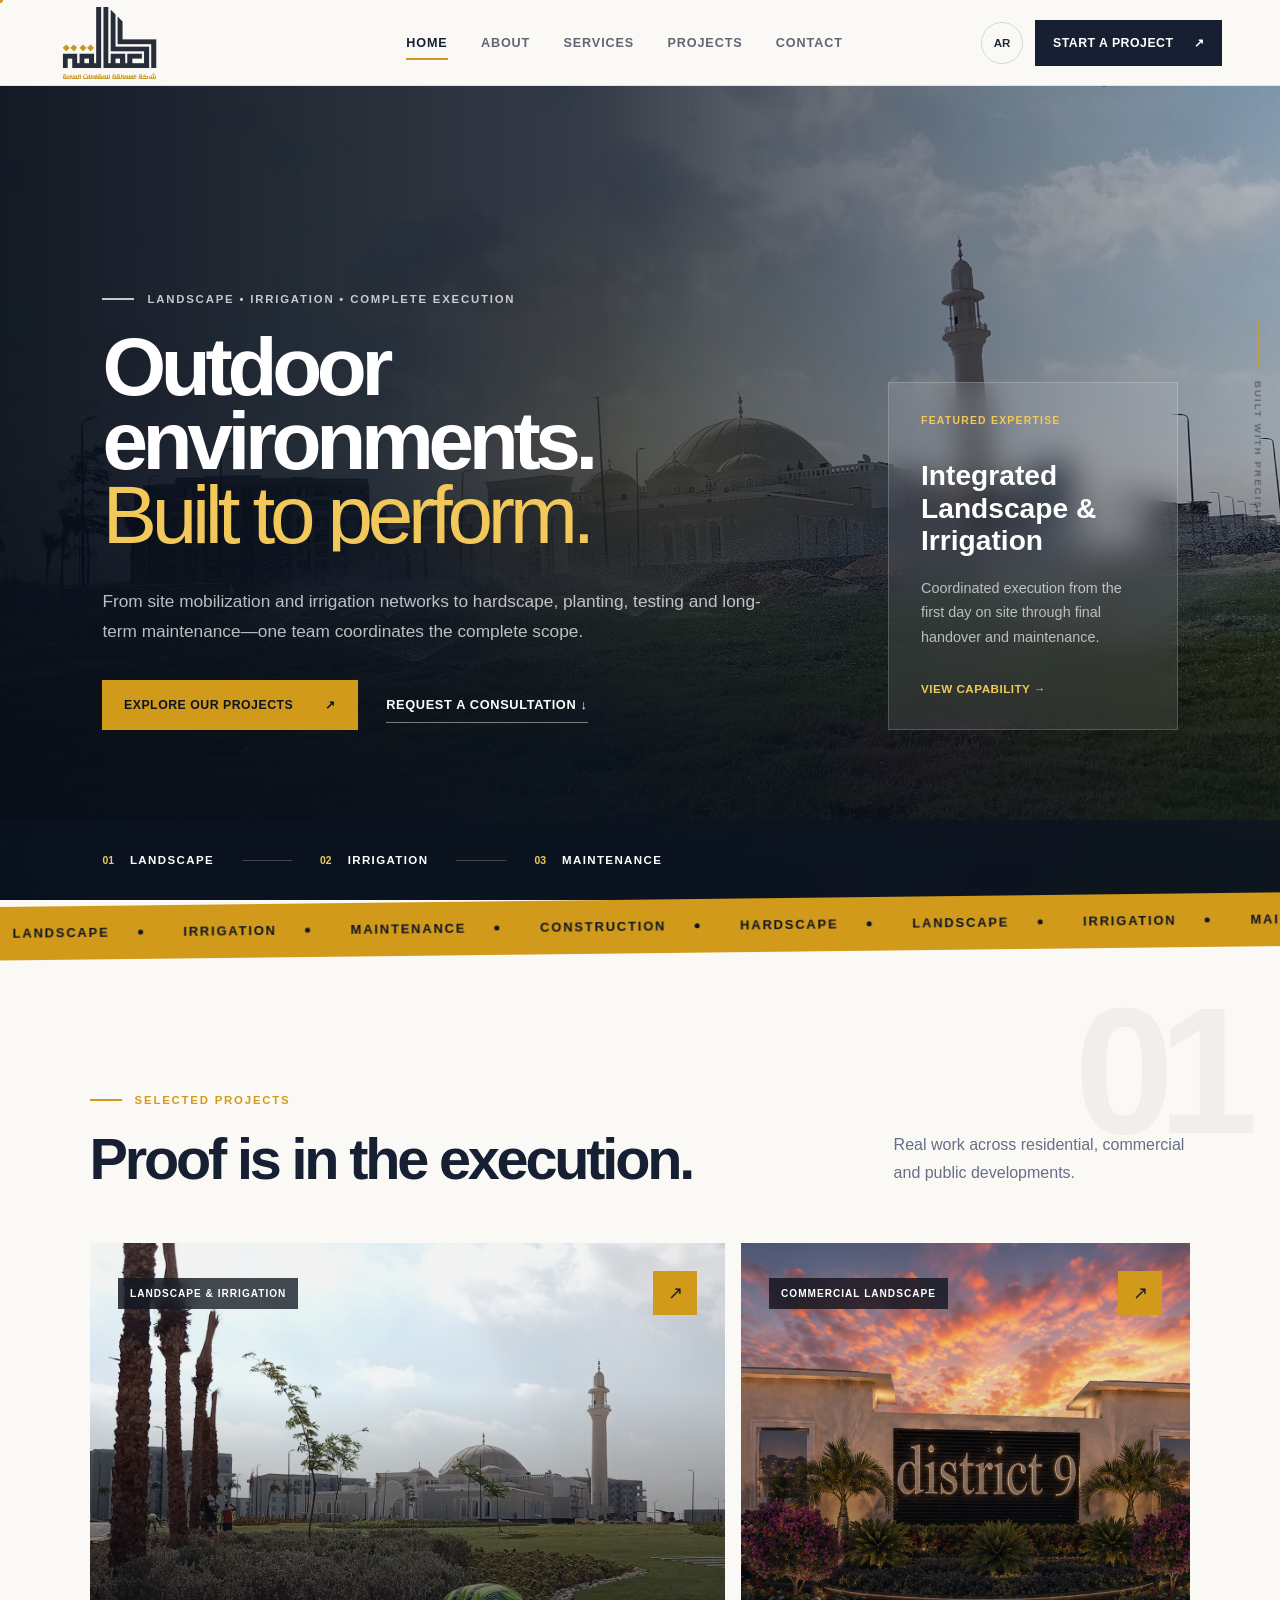
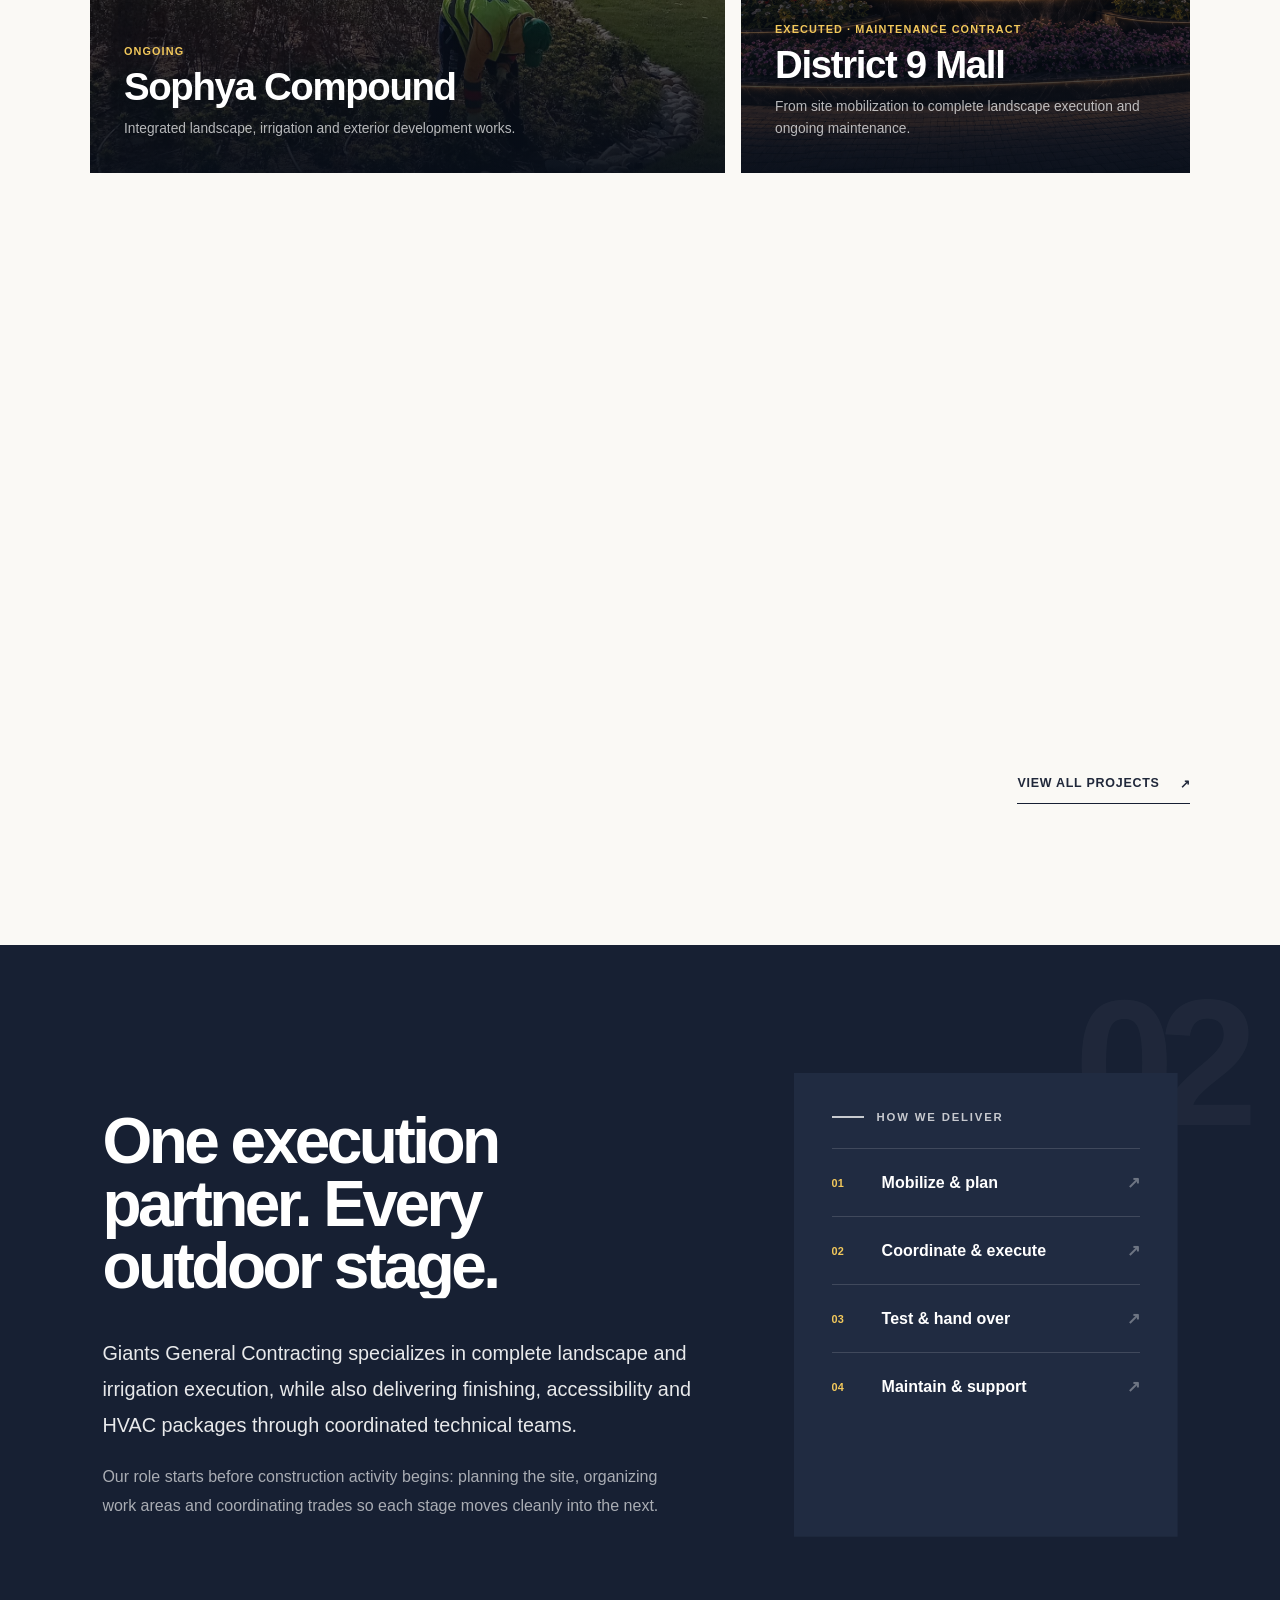
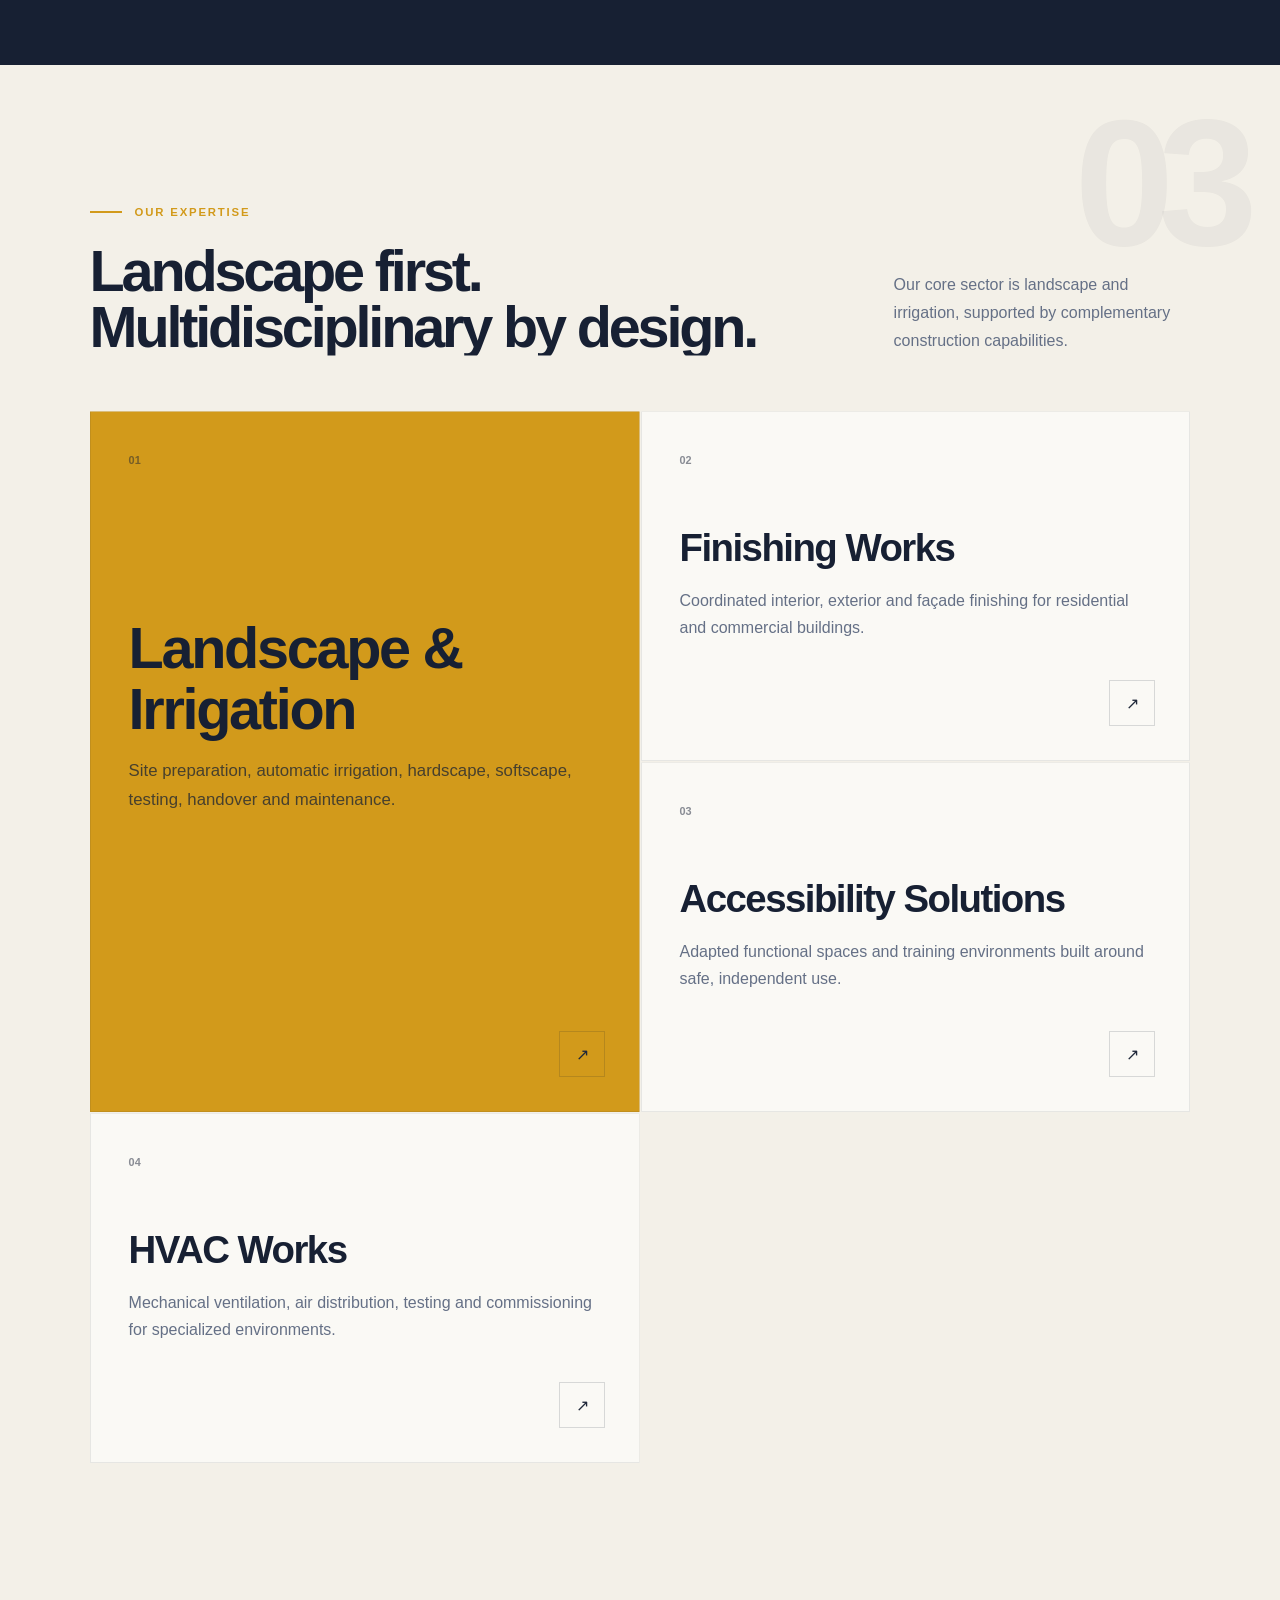
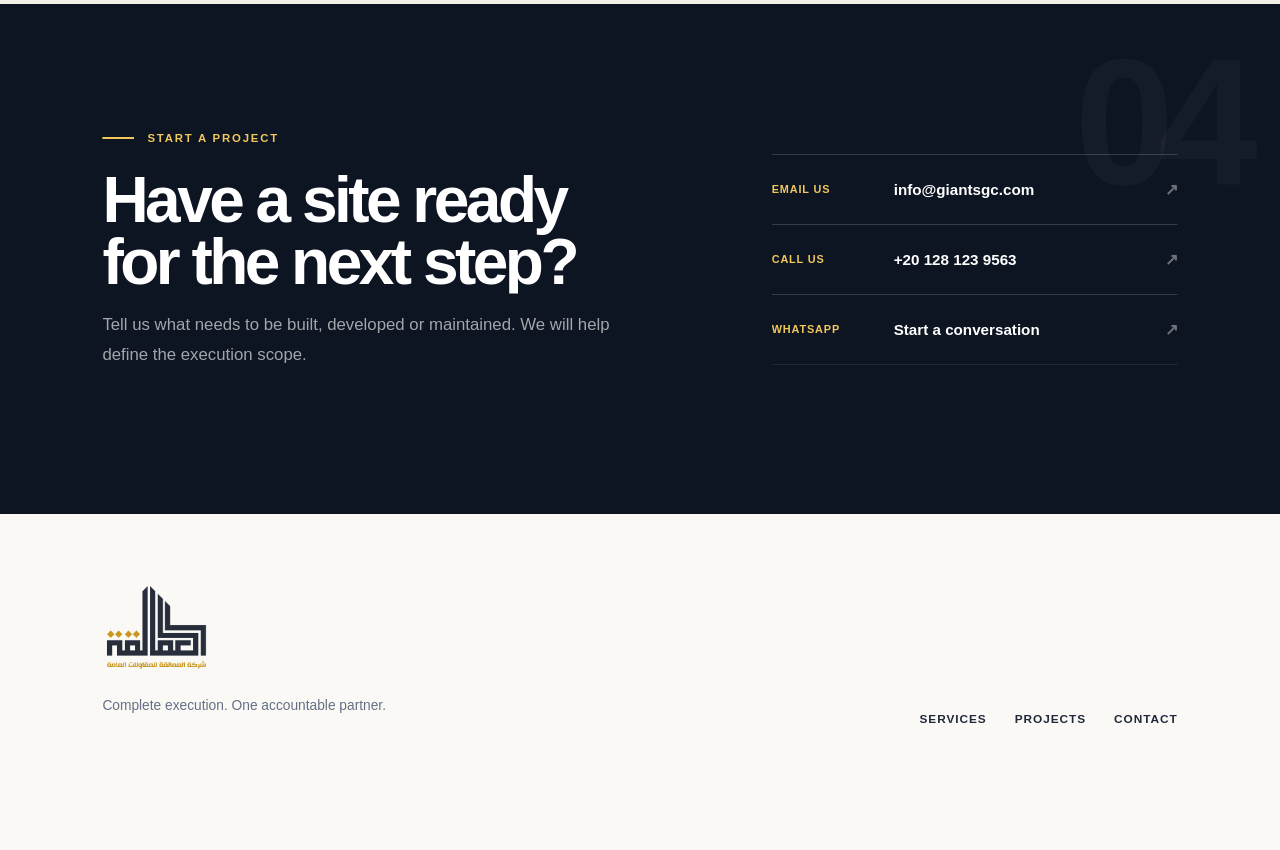
<file: index.html>
<!doctype html>
<html lang="en">
  <head>
    <meta charset="UTF-8" />
    <meta name="viewport" content="width=device-width, initial-scale=1.0" />
    <meta
      name="description"
      content="Integrated landscape, irrigation, finishing, accessibility and HVAC execution by Giants General Contracting."
    />
    <meta name="theme-color" content="#172033" />
    <link rel="icon" type="image/png" href="/assets/images/logo.png" />
    <link rel="stylesheet" href="/assets/style.css" />
    <link rel="stylesheet" href="/assets/motion.css" />
    <link rel="stylesheet" href="/assets/project-gallery.css?v=2" />
    <title>Giants General Contracting | Landscape & Irrigation</title>
  </head>
  <body>
    <div id="app"></div>
    <noscript>This website requires JavaScript to display its content.</noscript>
    <script type="module" src="/assets/app.js?v=3"></script>
    <script type="module" src="/assets/motion.js"></script>
    <script type="module" src="/assets/project-gallery.js?v=3"></script>
  </body>
</html>
</file>
<file: assets/style.css>
:root {
  --navy: #172033;
  --navy-deep: #0d1422;
  --ink: #20283a;
  --gold: #d29a1b;
  --gold-soft: #f2c85b;
  --sand: #f3f0e8;
  --paper: #faf9f5;
  --white: #ffffff;
  --line: rgba(23, 32, 51, 0.15);
}

* {
  box-sizing: border-box;
}

html {
  scroll-behavior: smooth;
}

body {
  margin: 0;
  background: var(--paper);
  color: var(--ink);
  font-family: Inter, "Segoe UI", Tahoma, Arial, sans-serif;
  overflow-x: hidden;
}

body,
button,
a {
  -webkit-font-smoothing: antialiased;
}

a {
  color: inherit;
  text-decoration: none;
}

button {
  color: inherit;
  font: inherit;
}

img {
  display: block;
  max-width: 100%;
}

::selection {
  background: var(--gold);
  color: var(--navy-deep);
}

.site-header {
  align-items: center;
  background: rgba(250, 249, 245, 0.95);
  border-bottom: 1px solid rgba(23, 32, 51, 0.1);
  display: grid;
  grid-template-columns: minmax(150px, 210px) 1fr auto;
  min-height: 86px;
  padding: 0 4.5vw;
  position: relative;
  z-index: 50;
}

.brand {
  align-items: center;
  display: flex;
  height: 72px;
  overflow: hidden;
  width: 176px;
}

.brand img {
  height: 104px;
  object-fit: contain;
  width: 104px;
}

.site-nav {
  align-items: center;
  display: flex;
  gap: clamp(22px, 2.6vw, 42px);
  justify-content: center;
}

.site-nav a {
  color: rgba(23, 32, 51, 0.68);
  font-size: 0.79rem;
  font-weight: 750;
  letter-spacing: 0.07em;
  padding: 33px 0;
  position: relative;
  text-transform: uppercase;
}

.site-nav a::after {
  background: var(--gold);
  bottom: 23px;
  content: "";
  height: 2px;
  inset-inline-start: 0;
  position: absolute;
  transform: scaleX(0);
  transform-origin: left;
  transition: transform 180ms ease;
  width: 100%;
}

[dir="rtl"] .site-nav a::after {
  transform-origin: right;
}

.site-nav a:hover,
.site-nav a.active {
  color: var(--navy);
}

.site-nav a:hover::after,
.site-nav a.active::after {
  transform: scaleX(1);
}

.header-actions {
  align-items: center;
  display: flex;
  gap: 12px;
}

.lang-button {
  background: transparent;
  border: 1px solid var(--line);
  border-radius: 50%;
  cursor: pointer;
  font-size: 0.72rem;
  font-weight: 800;
  height: 42px;
  transition: 180ms ease;
  width: 42px;
}

.lang-button:hover {
  background: var(--navy);
  border-color: var(--navy);
  color: white;
}

.header-cta {
  align-items: center;
  background: var(--navy);
  color: white;
  display: flex;
  font-size: 0.77rem;
  font-weight: 800;
  gap: 20px;
  letter-spacing: 0.04em;
  padding: 16px 18px;
  text-transform: uppercase;
  transition: 180ms ease;
}

.header-cta:hover {
  background: var(--gold);
  color: var(--navy-deep);
}

.menu-button {
  background: transparent;
  border: 0;
  cursor: pointer;
  display: none;
  height: 44px;
  padding: 12px;
  width: 44px;
}

.menu-button span {
  background: var(--navy);
  display: block;
  height: 2px;
  margin: 7px 0;
  width: 100%;
}

.hero-section {
  background: var(--navy-deep);
  color: white;
  min-height: calc(100vh - 86px);
  overflow: hidden;
  position: relative;
}

.hero-media,
.hero-overlay {
  inset: 0;
  position: absolute;
}

.hero-media {
  animation: hero-in 1.3s ease both;
  background-image: url("/assets/images/hero-landscape.jpg");
  background-position: center 55%;
  background-size: cover;
  transform: scale(1.03);
}

.hero-overlay {
  background:
    linear-gradient(90deg, rgba(7, 14, 25, 0.94) 0%, rgba(10, 18, 31, 0.84) 46%, rgba(10, 18, 31, 0.25) 100%),
    linear-gradient(0deg, rgba(7, 14, 25, 0.65), transparent 55%);
}

[dir="rtl"] .hero-overlay {
  background:
    linear-gradient(270deg, rgba(7, 14, 25, 0.94) 0%, rgba(10, 18, 31, 0.84) 46%, rgba(10, 18, 31, 0.25) 100%),
    linear-gradient(0deg, rgba(7, 14, 25, 0.65), transparent 55%);
}

.hero-main {
  align-items: end;
  display: grid;
  gap: 7vw;
  grid-template-columns: minmax(0, 1.25fr) minmax(280px, 0.52fr);
  margin: 0 auto;
  min-height: calc(100vh - 166px);
  padding: clamp(80px, 10vh, 128px) 8vw 90px;
  position: relative;
  z-index: 2;
}

.hero-copy {
  animation: rise 720ms 120ms ease both;
  max-width: 850px;
}

.eyebrow {
  align-items: center;
  color: var(--gold);
  display: flex;
  font-size: 0.71rem;
  font-weight: 850;
  gap: 13px;
  letter-spacing: 0.16em;
  margin-bottom: 25px;
  text-transform: uppercase;
}

.eyebrow::before {
  background: currentColor;
  content: "";
  height: 2px;
  width: 32px;
}

.eyebrow.light {
  color: rgba(255, 255, 255, 0.75);
}

.eyebrow.gold {
  color: var(--gold-soft);
}

.hero-copy h1 {
  font-size: clamp(3.3rem, 6.4vw, 7.4rem);
  font-weight: 760;
  letter-spacing: -0.065em;
  line-height: 0.9;
  margin: 0;
  max-width: 950px;
}

[dir="rtl"] .hero-copy h1 {
  letter-spacing: -0.04em;
}

.hero-copy h1 span,
.hero-copy h1 em {
  display: block;
}

.hero-copy h1 em {
  color: var(--gold-soft);
  font-style: normal;
  font-weight: 440;
}

.hero-copy > p {
  color: rgba(255, 255, 255, 0.72);
  font-size: clamp(1rem, 1.35vw, 1.25rem);
  line-height: 1.75;
  margin: 34px 0;
  max-width: 660px;
}

.hero-actions {
  align-items: center;
  display: flex;
  flex-wrap: wrap;
  gap: 28px;
}

.button {
  align-items: center;
  display: inline-flex;
  font-size: 0.77rem;
  font-weight: 850;
  gap: 32px;
  letter-spacing: 0.04em;
  padding: 18px 22px;
  text-transform: uppercase;
  transition: 180ms ease;
}

.button-gold {
  background: var(--gold);
  color: var(--navy-deep);
}

.button-gold:hover {
  background: var(--gold-soft);
  transform: translateY(-2px);
}

.button-navy {
  background: var(--navy);
  color: white;
}

.button-navy:hover {
  background: var(--gold);
  color: var(--navy-deep);
}

.text-action {
  border-bottom: 1px solid rgba(255, 255, 255, 0.45);
  color: white;
  font-size: 0.8rem;
  font-weight: 760;
  letter-spacing: 0.05em;
  padding: 10px 0;
  text-transform: uppercase;
}

.hero-feature {
  animation: rise 720ms 260ms ease both;
  backdrop-filter: blur(16px);
  background: rgba(255, 255, 255, 0.09);
  border: 1px solid rgba(255, 255, 255, 0.18);
  color: white;
  padding: 32px;
  transition: 220ms ease;
}

.hero-feature:hover {
  background: rgba(255, 255, 255, 0.16);
  transform: translateY(-5px);
}

.hero-feature .mini-label {
  color: var(--gold-soft);
  display: block;
  font-size: 0.65rem;
  font-weight: 800;
  letter-spacing: 0.12em;
  margin-bottom: 34px;
  text-transform: uppercase;
}

.hero-feature strong {
  display: block;
  font-size: clamp(1.45rem, 2.2vw, 2.2rem);
  line-height: 1.15;
}

.hero-feature p {
  color: rgba(255, 255, 255, 0.67);
  font-size: 0.9rem;
  line-height: 1.7;
  margin: 18px 0 30px;
}

.hero-feature b {
  color: var(--gold-soft);
  font-size: 0.73rem;
  letter-spacing: 0.04em;
  text-transform: uppercase;
}

.hero-rail {
  align-items: center;
  backdrop-filter: blur(12px);
  background: rgba(12, 20, 34, 0.72);
  bottom: 0;
  display: flex;
  gap: 16px;
  inset-inline: 0;
  min-height: 80px;
  padding: 0 8vw;
  position: absolute;
  z-index: 3;
}

.hero-rail span {
  color: var(--gold-soft);
  font-size: 0.65rem;
  font-weight: 800;
}

.hero-rail strong {
  font-size: 0.72rem;
  letter-spacing: 0.12em;
  text-transform: uppercase;
}

.hero-rail i {
  background: rgba(255, 255, 255, 0.22);
  height: 1px;
  margin: 0 12px;
  width: 50px;
}

.section {
  padding: clamp(90px, 11vw, 160px) 7vw;
}

.section-heading {
  align-items: end;
  display: grid;
  gap: 8vw;
  grid-template-columns: minmax(0, 1.3fr) minmax(260px, 0.55fr);
  margin-bottom: 56px;
}

.section-heading h2 {
  color: var(--navy);
  font-size: clamp(2.45rem, 4.5vw, 5rem);
  letter-spacing: -0.055em;
  line-height: 0.98;
  margin: 0;
  max-width: 820px;
}

.section-heading > p {
  color: #657086;
  font-size: 1rem;
  line-height: 1.75;
  margin: 0;
}

.project-grid {
  display: grid;
  gap: 16px;
  grid-template-columns: repeat(12, 1fr);
}

.project-card {
  grid-column: span 6;
  min-height: 530px;
  overflow: hidden;
  position: relative;
}

.project-card:nth-child(1),
.project-card:nth-child(4) {
  grid-column: span 7;
}

.project-card:nth-child(2),
.project-card:nth-child(3) {
  grid-column: span 5;
}

.project-card a,
.project-card img,
.project-shade {
  inset: 0;
  position: absolute;
}

.project-card img {
  height: 100%;
  object-fit: cover;
  transition: transform 600ms cubic-bezier(0.2, 0.8, 0.2, 1);
  width: 100%;
}

.project-card.project-landscape:nth-child(1) img,
.project-card.project-landscape:nth-child(3) img {
  object-position: center 55%;
}

.project-shade {
  background: linear-gradient(0deg, rgba(7, 14, 25, 0.93), rgba(7, 14, 25, 0.05) 72%);
}

.project-card-topline {
  align-items: center;
  color: white;
  display: flex;
  justify-content: space-between;
  left: 0;
  padding: 28px;
  position: absolute;
  right: 0;
  top: 0;
}

.project-card-topline > span:first-child {
  background: rgba(7, 14, 25, 0.74);
  backdrop-filter: blur(12px);
  font-size: 0.63rem;
  font-weight: 800;
  letter-spacing: 0.1em;
  padding: 10px 12px;
  text-transform: uppercase;
}

.project-link-arrow {
  align-items: center;
  background: var(--gold);
  color: var(--navy);
  display: flex;
  font-size: 1.1rem;
  height: 44px;
  justify-content: center;
  transition: 180ms ease;
  width: 44px;
}

.project-card-copy {
  bottom: 0;
  color: white;
  left: 0;
  padding: 34px;
  position: absolute;
  right: 0;
}

.project-card-copy p {
  color: var(--gold-soft);
  font-size: 0.68rem;
  font-weight: 800;
  letter-spacing: 0.1em;
  margin: 0 0 10px;
  text-transform: uppercase;
}

.project-card-copy h3 {
  font-size: clamp(1.8rem, 3vw, 3.2rem);
  letter-spacing: -0.035em;
  line-height: 1.02;
  margin: 0 0 12px;
}

.project-card-copy > span {
  color: rgba(255, 255, 255, 0.7);
  display: block;
  font-size: 0.86rem;
  line-height: 1.55;
  max-width: 500px;
}

.project-card:hover img {
  transform: scale(1.055);
}

.project-card:hover .project-link-arrow {
  background: var(--gold-soft);
  transform: rotate(10deg);
}

.section-link {
  border-bottom: 1px solid var(--navy);
  display: flex;
  font-size: 0.78rem;
  font-weight: 850;
  gap: 20px;
  letter-spacing: 0.06em;
  margin-inline-start: auto;
  margin-top: 45px;
  padding: 12px 0;
  text-transform: uppercase;
  width: fit-content;
}

.about-section {
  background: var(--navy);
  color: white;
  display: grid;
  gap: 8vw;
  grid-template-columns: minmax(0, 1.15fr) minmax(330px, 0.75fr);
  padding: clamp(90px, 10vw, 150px) 8vw;
}

.about-copy h2 {
  font-size: clamp(2.7rem, 5vw, 5.6rem);
  letter-spacing: -0.055em;
  line-height: 0.98;
  margin: 0 0 38px;
  max-width: 800px;
}

.about-copy p {
  color: rgba(255, 255, 255, 0.63);
  line-height: 1.8;
  max-width: 720px;
}

.about-copy p.lead {
  color: rgba(255, 255, 255, 0.9);
  font-size: clamp(1.1rem, 1.55vw, 1.35rem);
}

.process-panel {
  background: #202b41;
  padding: 38px;
}

.process-step {
  align-items: center;
  border-top: 1px solid rgba(255, 255, 255, 0.14);
  display: grid;
  gap: 16px;
  grid-template-columns: 34px 1fr auto;
  padding: 24px 0;
}

.process-step span {
  color: var(--gold-soft);
  font-size: 0.68rem;
  font-weight: 800;
}

.process-step strong {
  font-size: 1rem;
}

.process-step b {
  color: rgba(255, 255, 255, 0.35);
}

.services-section {
  background: var(--sand);
}

.services-grid {
  display: grid;
  gap: 1px;
  grid-template-columns: repeat(2, 1fr);
}

.service-card {
  background: var(--paper);
  border: 1px solid rgba(23, 32, 51, 0.09);
  min-height: 350px;
  padding: 38px;
  position: relative;
  transition: 180ms ease;
}

.service-card.featured {
  background: var(--gold);
  grid-row: span 2;
  min-height: 701px;
}

.service-card > span {
  color: rgba(23, 32, 51, 0.5);
  font-size: 0.68rem;
  font-weight: 850;
}

.service-card h3 {
  color: var(--navy);
  font-size: clamp(1.7rem, 3vw, 3.2rem);
  letter-spacing: -0.04em;
  line-height: 1.05;
  margin: 60px 0 18px;
  max-width: 500px;
}

.service-card.featured h3 {
  font-size: clamp(2.5rem, 4.5vw, 5.2rem);
  margin-top: 150px;
}

.service-card p {
  color: #657086;
  line-height: 1.72;
  margin: 0;
  max-width: 520px;
}

.service-card.featured p {
  color: rgba(23, 32, 51, 0.74);
  font-size: 1.05rem;
}

.service-card a {
  align-items: center;
  border: 1px solid var(--line);
  bottom: 34px;
  display: flex;
  height: 46px;
  justify-content: center;
  position: absolute;
  right: 34px;
  width: 46px;
}

[dir="rtl"] .service-card a {
  left: 34px;
  right: auto;
}

.service-card:hover:not(.featured) {
  background: white;
  transform: translateY(-4px);
}

.contact-section {
  background: var(--navy-deep);
  color: white;
  display: grid;
  gap: 10vw;
  grid-template-columns: minmax(0, 1fr) minmax(320px, 0.75fr);
  padding: clamp(90px, 10vw, 150px) 8vw;
}

.contact-copy h2 {
  font-size: clamp(2.8rem, 5vw, 5.8rem);
  letter-spacing: -0.055em;
  line-height: 0.97;
  margin: 0;
}

.contact-copy p {
  color: rgba(255, 255, 255, 0.62);
  font-size: 1.05rem;
  line-height: 1.75;
  max-width: 620px;
}

.contact-actions {
  align-self: center;
}

.contact-actions a {
  align-items: center;
  border-top: 1px solid rgba(255, 255, 255, 0.16);
  display: grid;
  gap: 12px;
  grid-template-columns: 110px 1fr auto;
  padding: 25px 0;
  transition: 180ms ease;
}

.contact-actions a:last-child {
  border-bottom: 1px solid rgba(255, 255, 255, 0.16);
}

.contact-actions span {
  color: var(--gold-soft);
  font-size: 0.68rem;
  font-weight: 800;
  letter-spacing: 0.08em;
  text-transform: uppercase;
}

.contact-actions strong {
  font-size: 0.95rem;
}

.contact-actions b {
  color: rgba(255, 255, 255, 0.4);
}

.contact-actions a:hover {
  padding-inline: 12px;
}

.site-footer {
  align-items: end;
  background: var(--paper);
  display: grid;
  gap: 35px;
  grid-template-columns: 1fr auto;
  padding: 60px 8vw 30px;
}

.footer-brand img {
  height: 110px;
  object-fit: contain;
  object-position: left center;
  width: 160px;
}

[dir="rtl"] .footer-brand img {
  object-position: right center;
}

.footer-brand p {
  color: #657086;
  font-size: 0.86rem;
}

.footer-links {
  display: flex;
  gap: 28px;
}

.footer-links a {
  font-size: 0.74rem;
  font-weight: 800;
  letter-spacing: 0.08em;
  text-transform: uppercase;
}

.copyright {
  border-top: 1px solid var(--line);
  color: #7b8496;
  font-size: 0.68rem;
  grid-column: 1 / -1;
  margin: 0;
  padding-top: 24px;
}

.portfolio-hero {
  background: var(--navy);
  color: white;
  display: grid;
  grid-template-columns: 1fr 1fr;
  min-height: 620px;
}

.portfolio-hero-copy {
  align-self: center;
  padding: 90px 7vw;
}

.portfolio-hero h1 {
  font-size: clamp(3.2rem, 6vw, 6.8rem);
  letter-spacing: -0.06em;
  line-height: 0.92;
  margin: 0 0 30px;
}

.portfolio-hero p {
  color: rgba(255, 255, 255, 0.65);
  line-height: 1.75;
  max-width: 620px;
}

.portfolio-hero-image {
  background:
    linear-gradient(0deg, rgba(13, 20, 34, 0.28), rgba(13, 20, 34, 0.05)),
    url("/assets/images/hero.jpg") center/cover;
}

.portfolio-list {
  padding-top: 70px;
}

.filter-row {
  border-bottom: 1px solid var(--line);
  display: flex;
  flex-wrap: wrap;
  gap: 10px;
  margin-bottom: 42px;
  padding-bottom: 20px;
}

.filter-row button {
  background: transparent;
  border: 1px solid var(--line);
  cursor: pointer;
  font-size: 0.7rem;
  font-weight: 800;
  letter-spacing: 0.06em;
  padding: 13px 16px;
  text-transform: uppercase;
  transition: 180ms ease;
}

.filter-row button:hover,
.filter-row button.active {
  background: var(--navy);
  border-color: var(--navy);
  color: white;
}

.portfolio-grid .project-card {
  grid-column: span 6;
  min-height: 480px;
}

.detail-hero {
  background: var(--navy-deep);
  color: white;
  min-height: 680px;
  overflow: hidden;
  position: relative;
}

.detail-hero > img,
.detail-shade {
  inset: 0;
  position: absolute;
}

.detail-hero > img {
  height: 100%;
  object-fit: cover;
  width: 100%;
}

.detail-shade {
  background: linear-gradient(90deg, rgba(7, 14, 25, 0.94), rgba(7, 14, 25, 0.34));
}

[dir="rtl"] .detail-shade {
  background: linear-gradient(270deg, rgba(7, 14, 25, 0.94), rgba(7, 14, 25, 0.34));
}

.detail-title {
  max-width: 980px;
  padding: 110px 8vw;
  position: relative;
}

.detail-title > a {
  color: rgba(255, 255, 255, 0.7);
  display: inline-block;
  font-size: 0.72rem;
  font-weight: 800;
  letter-spacing: 0.06em;
  margin-bottom: 90px;
  text-transform: uppercase;
}

.detail-title h1 {
  font-size: clamp(3.2rem, 6.5vw, 7.4rem);
  letter-spacing: -0.06em;
  line-height: 0.92;
  margin: 0;
}

.detail-title p {
  color: rgba(255, 255, 255, 0.72);
  font-size: 1.08rem;
  line-height: 1.7;
  max-width: 670px;
}

.detail-content {
  display: grid;
  gap: 9vw;
  grid-template-columns: minmax(0, 1.2fr) minmax(300px, 0.62fr);
  padding: clamp(90px, 10vw, 150px) 8vw;
}

.detail-overview h2 {
  color: var(--navy);
  font-size: clamp(2.3rem, 4vw, 4.3rem);
  letter-spacing: -0.05em;
  line-height: 1.03;
  margin: 0 0 28px;
}

.detail-overview > p {
  color: #657086;
  font-size: 1.05rem;
  line-height: 1.85;
  margin-bottom: 36px;
  max-width: 800px;
}

.project-facts {
  border-top: 3px solid var(--gold);
}

.project-facts div {
  border-bottom: 1px solid var(--line);
  display: grid;
  gap: 12px;
  padding: 24px 0;
}

.project-facts span {
  color: #7c8597;
  font-size: 0.65rem;
  font-weight: 800;
  letter-spacing: 0.09em;
  text-transform: uppercase;
}

.project-facts strong {
  color: var(--navy);
  line-height: 1.4;
}

.scope-section {
  background: var(--navy);
  color: white;
  padding: clamp(80px, 9vw, 130px) 8vw;
}

.scope-list {
  margin-top: 45px;
}

.scope-list > div {
  align-items: center;
  border-top: 1px solid rgba(255, 255, 255, 0.15);
  display: grid;
  gap: 22px;
  grid-template-columns: 54px 1fr auto;
  padding: 27px 0;
}

.scope-list > div:last-child {
  border-bottom: 1px solid rgba(255, 255, 255, 0.15);
}

.scope-list span {
  color: var(--gold-soft);
  font-size: 0.7rem;
  font-weight: 850;
}

.scope-list strong {
  font-size: clamp(1.1rem, 1.8vw, 1.5rem);
}

.scope-list b {
  color: rgba(255, 255, 255, 0.35);
}

@keyframes rise {
  from {
    opacity: 0;
    transform: translateY(28px);
  }
  to {
    opacity: 1;
    transform: translateY(0);
  }
}

@keyframes hero-in {
  from {
    filter: saturate(0.65);
    opacity: 0.4;
    transform: scale(1.08);
  }
  to {
    filter: saturate(1);
    opacity: 1;
    transform: scale(1.03);
  }
}

@media (prefers-reduced-motion: reduce) {
  *,
  *::before,
  *::after {
    animation-duration: 0.01ms !important;
    animation-iteration-count: 1 !important;
    scroll-behavior: auto !important;
    transition-duration: 0.01ms !important;
  }
}

@media (max-width: 1050px) {
  .site-header {
    grid-template-columns: 1fr auto;
    min-height: 78px;
  }

  .menu-button {
    display: block;
    grid-column: 2;
    grid-row: 1;
  }

  .header-actions {
    margin-inline-end: 54px;
    position: absolute;
    right: 4.5vw;
  }

  [dir="rtl"] .header-actions {
    left: 4.5vw;
    right: auto;
  }

  .header-cta {
    display: none;
  }

  .site-nav {
    align-items: stretch;
    background: var(--paper);
    border-top: 1px solid var(--line);
    display: none;
    flex-direction: column;
    gap: 0;
    grid-column: 1 / -1;
    padding: 16px 4.5vw 24px;
  }

  .site-nav.open {
    display: flex;
  }

  .site-nav a {
    border-bottom: 1px solid var(--line);
    padding: 16px 0;
  }

  .site-nav a::after {
    display: none;
  }

  .hero-main {
    align-items: center;
    grid-template-columns: 1fr;
    padding-bottom: 130px;
  }

  .hero-feature {
    display: none;
  }

  .section-heading,
  .about-section,
  .contact-section,
  .detail-content {
    gap: 50px;
    grid-template-columns: 1fr;
  }

  .process-panel {
    max-width: 720px;
  }
}

@media (max-width: 760px) {
  .site-header {
    padding: 0 20px;
  }

  .brand {
    height: 66px;
    width: 135px;
  }

  .brand img {
    height: 84px;
    width: 84px;
  }

  .header-actions {
    right: 20px;
  }

  [dir="rtl"] .header-actions {
    left: 20px;
  }

  .hero-section {
    min-height: 760px;
  }

  .hero-main {
    min-height: 680px;
    padding: 90px 24px 145px;
  }

  .hero-copy h1 {
    font-size: clamp(3.4rem, 16vw, 5.2rem);
  }

  .hero-copy > p {
    font-size: 0.95rem;
  }

  .hero-rail {
    gap: 10px;
    overflow: hidden;
    padding: 0 24px;
  }

  .hero-rail i {
    margin: 0 4px;
    min-width: 20px;
    width: 20px;
  }

  .hero-rail strong {
    font-size: 0.6rem;
  }

  .section {
    padding: 82px 20px;
  }

  .section-heading {
    align-items: start;
    margin-bottom: 38px;
  }

  .section-heading h2 {
    font-size: 2.8rem;
  }

  .project-card,
  .project-card:nth-child(n),
  .portfolio-grid .project-card {
    grid-column: 1 / -1;
    min-height: 470px;
  }

  .project-card-copy {
    padding: 25px;
  }

  .about-section,
  .contact-section,
  .scope-section {
    padding: 82px 20px;
  }

  .about-copy h2,
  .contact-copy h2 {
    font-size: 3rem;
  }

  .process-panel {
    padding: 25px;
  }

  .services-grid {
    grid-template-columns: 1fr;
  }

  .service-card,
  .service-card.featured {
    grid-row: auto;
    min-height: 420px;
  }

  .service-card.featured h3 {
    font-size: 3rem;
    margin-top: 95px;
  }

  .contact-actions a {
    align-items: start;
    grid-template-columns: 1fr auto;
  }

  .contact-actions span {
    grid-column: 1 / -1;
  }

  .site-footer {
    align-items: start;
    grid-template-columns: 1fr;
    padding: 50px 20px 25px;
  }

  .footer-links {
    flex-wrap: wrap;
  }

  .portfolio-hero {
    grid-template-columns: 1fr;
  }

  .portfolio-hero-copy {
    padding: 90px 20px;
  }

  .portfolio-hero-image {
    min-height: 380px;
  }

  .detail-hero {
    min-height: 690px;
  }

  .detail-title {
    padding: 70px 20px;
  }

  .detail-title > a {
    margin-bottom: 100px;
  }

  .detail-title h1 {
    font-size: 3.8rem;
  }

  .detail-content {
    padding: 82px 20px;
  }
}
</file>
<file: assets/motion.css>
:root {
  --motion-ease: cubic-bezier(0.16, 1, 0.3, 1);
  --motion-snap: cubic-bezier(0.76, 0, 0.24, 1);
}

body {
  --scroll-progress: 0%;
}

/* A restrained technical grid gives the site its own visual language. */
body::before {
  background-image:
    linear-gradient(rgba(23, 32, 51, 0.035) 1px, transparent 1px),
    linear-gradient(90deg, rgba(23, 32, 51, 0.035) 1px, transparent 1px);
  background-size: 72px 72px;
  content: "";
  inset: 0;
  mask-image: linear-gradient(to bottom, transparent, black 18%, black 82%, transparent);
  opacity: 0.48;
  pointer-events: none;
  position: fixed;
  z-index: 0;
}

main {
  position: relative;
  z-index: 1;
}

.site-header {
  position: sticky;
  top: 0;
  transition:
    background 350ms ease,
    box-shadow 350ms ease,
    min-height 350ms var(--motion-ease);
}

.site-header.motion-scrolled {
  background: rgba(250, 249, 245, 0.88);
  box-shadow: 0 16px 45px rgba(13, 20, 34, 0.08);
  backdrop-filter: blur(20px);
}

.site-header .brand img {
  transition: transform 600ms var(--motion-ease);
}

.site-header .brand:hover img {
  transform: scale(1.07) rotate(-2deg);
}

.ggc-scroll-progress {
  background: rgba(255, 255, 255, 0.12);
  height: 3px;
  inset-inline: 0;
  pointer-events: none;
  position: fixed;
  top: 0;
  z-index: 1002;
}

.ggc-scroll-progress span {
  background: linear-gradient(90deg, var(--gold), var(--gold-soft));
  display: block;
  height: 100%;
  transform: scaleX(var(--scroll-ratio, 0));
  transform-origin: left;
  width: 100%;
}

[dir="rtl"] .ggc-scroll-progress span {
  transform-origin: right;
}

.ggc-side-signature {
  align-items: center;
  color: rgba(23, 32, 51, 0.46);
  display: flex;
  font-size: 0.6rem;
  font-weight: 850;
  gap: 13px;
  letter-spacing: 0.22em;
  pointer-events: none;
  position: fixed;
  right: 22px;
  text-transform: uppercase;
  top: 50%;
  transform: rotate(90deg) translateX(50%);
  transform-origin: right center;
  z-index: 40;
}

[dir="rtl"] .ggc-side-signature {
  left: 22px;
  right: auto;
  transform: rotate(-90deg) translateX(-50%);
  transform-origin: left center;
}

.ggc-side-signature::before {
  background: var(--gold);
  content: "";
  height: 1px;
  width: 46px;
}

.ggc-intro {
  align-items: center;
  background: var(--navy-deep);
  color: white;
  display: flex;
  inset: 0;
  justify-content: center;
  overflow: hidden;
  position: fixed;
  z-index: 2000;
}

.ggc-intro::before,
.ggc-intro::after {
  background: var(--navy);
  content: "";
  inset: 0;
  position: absolute;
  transform: scaleX(0);
}

.ggc-intro::before {
  transform-origin: left;
  animation: intro-panel 800ms 80ms var(--motion-snap) forwards;
}

.ggc-intro::after {
  background: var(--gold);
  transform-origin: right;
  animation: intro-panel 560ms 300ms var(--motion-snap) forwards;
}

.ggc-intro-mark {
  align-items: center;
  display: flex;
  flex-direction: column;
  position: relative;
  z-index: 2;
}

.ggc-intro-mark strong {
  font-size: clamp(4rem, 11vw, 8.5rem);
  letter-spacing: -0.09em;
  line-height: 0.8;
  overflow: hidden;
}

.ggc-intro-mark strong span {
  display: block;
  transform: translateY(115%);
  animation: intro-type 800ms 160ms var(--motion-ease) forwards;
}

.ggc-intro-mark small {
  color: var(--navy-deep);
  font-size: 0.62rem;
  font-weight: 900;
  letter-spacing: 0.28em;
  margin-top: 28px;
  opacity: 0;
  text-transform: uppercase;
  transform: translateY(12px);
  animation: intro-label 500ms 640ms ease forwards;
}

.ggc-intro.is-finished {
  pointer-events: none;
  transform: translateY(-100%);
  transition: transform 820ms var(--motion-snap);
}

.ggc-page-wipe {
  background: var(--gold);
  inset: 0;
  pointer-events: none;
  position: fixed;
  transform: scaleY(0);
  transform-origin: bottom;
  z-index: 1900;
}

.ggc-page-wipe::after {
  background: var(--paper);
  content: "";
  inset: 0;
  position: absolute;
  transform: translateY(100%);
  transition: transform 600ms 120ms var(--motion-snap);
  z-index: 1;
}

.ggc-wipe-brand {
  align-items: center;
  display: flex;
  flex-direction: column;
  left: 50%;
  opacity: 0;
  position: absolute;
  top: 50%;
  transform: translate(-50%, -35%) scale(0.85);
  transition:
    opacity 400ms 280ms ease,
    transform 700ms 220ms var(--motion-ease);
  z-index: 2;
}

.ggc-wipe-brand img {
  height: auto;
  object-fit: contain;
  width: clamp(150px, 22vw, 280px);
}

.ggc-wipe-brand span {
  color: var(--navy-deep);
  font-size: clamp(0.6rem, 1vw, 0.78rem);
  font-weight: 900;
  letter-spacing: 0.24em;
  margin-top: 20px;
  text-align: center;
  text-transform: uppercase;
  white-space: nowrap;
}

body.motion-leaving .ggc-wipe-brand {
  opacity: 1;
  transform: translate(-50%, -50%) scale(1);
}

body.motion-leaving .ggc-page-wipe {
  transform: scaleY(1);
  transition: transform 520ms var(--motion-snap);
}

body.motion-leaving .ggc-page-wipe::after {
  transform: translateY(0);
}

.ggc-marquee {
  background: var(--gold);
  color: var(--navy-deep);
  display: flex;
  overflow: hidden;
  position: relative;
  transform: rotate(-0.65deg) scale(1.012);
  z-index: 5;
}

.ggc-marquee-track {
  animation: marquee-run 27s linear infinite;
  display: flex;
  flex: none;
  min-width: max-content;
  will-change: transform;
}

[dir="rtl"] .ggc-marquee-track {
  animation-direction: reverse;
}

.ggc-marquee span {
  align-items: center;
  display: flex;
  font-size: clamp(0.72rem, 1vw, 0.9rem);
  font-weight: 900;
  gap: 28px;
  letter-spacing: 0.14em;
  padding: 19px 20px;
  text-transform: uppercase;
}

.ggc-marquee span::after {
  background: var(--navy-deep);
  border-radius: 50%;
  content: "";
  height: 5px;
  width: 5px;
}

/* Cinematic hero sequence */
.motion-mounted .hero-media {
  animation: none;
  transform:
    translate3d(
      calc(var(--hero-pointer-x, 0) * -8px),
      calc(var(--hero-parallax, 0px) + var(--hero-pointer-y, 0) * -5px),
      0
    )
    scale(1.1);
  transition: filter 1.2s ease;
  will-change: transform;
}

.motion-mounted .hero-overlay {
  background:
    radial-gradient(
      circle at calc(50% + var(--hero-pointer-x, 0) * 18% + var(--hero-spot-x, 0px))
        calc(45% + var(--hero-pointer-y, 0) * 12% + var(--hero-spot-y, 0px)),
      rgba(242, 200, 91, 0.13),
      transparent 34%
    ),
    linear-gradient(90deg, rgba(7, 14, 25, 0.95) 0%, rgba(10, 18, 31, 0.82) 47%, rgba(10, 18, 31, 0.18) 100%),
    linear-gradient(0deg, rgba(7, 14, 25, 0.66), transparent 55%);
}

[dir="rtl"] .motion-mounted .hero-overlay {
  background:
    radial-gradient(
      circle at calc(50% + var(--hero-pointer-x, 0) * 18%)
        calc(45% + var(--hero-pointer-y, 0) * 12%),
      rgba(242, 200, 91, 0.13),
      transparent 34%
    ),
    linear-gradient(270deg, rgba(7, 14, 25, 0.95) 0%, rgba(10, 18, 31, 0.82) 47%, rgba(10, 18, 31, 0.18) 100%),
    linear-gradient(0deg, rgba(7, 14, 25, 0.66), transparent 55%);
}

.motion-hero-item {
  opacity: 0;
  transform: translateY(46px);
}

.hero-copy h1 > .motion-hero-item {
  clip-path: inset(0 0 100% 0);
  transform: translateY(70px) skewY(4deg);
}

.motion-mounted.motion-play .motion-hero-item {
  opacity: 1;
  transform: translateY(0);
  transition:
    opacity 900ms calc(var(--motion-order, 0) * 115ms + 140ms) ease,
    transform 1100ms calc(var(--motion-order, 0) * 115ms + 140ms) var(--motion-ease),
    clip-path 1100ms calc(var(--motion-order, 0) * 115ms + 140ms) var(--motion-ease);
}

.motion-mounted.motion-play .hero-copy h1 > .motion-hero-item {
  clip-path: inset(0 0 0 0);
}

.hero-feature.motion-hero-item {
  transform: translateY(60px) rotate(2deg);
}

.motion-mounted.motion-play .hero-feature.motion-hero-item {
  transform: translateY(0) rotate(0);
}

.hero-rail .motion-hero-item {
  transform: translateX(-24px);
}

[dir="rtl"] .hero-rail .motion-hero-item {
  transform: translateX(24px);
}

.motion-mounted.motion-play .hero-rail .motion-hero-item {
  transform: translateX(0);
}

/* Content reveal system */
.motion-reveal {
  opacity: 0;
  transform: translateY(52px);
  transition:
    opacity 850ms calc(var(--motion-delay, 0) * 85ms) ease,
    transform 1000ms calc(var(--motion-delay, 0) * 85ms) var(--motion-ease);
}

.motion-reveal[data-motion-kind="left"] {
  transform: translateX(-56px);
}

[dir="rtl"] .motion-reveal[data-motion-kind="left"] {
  transform: translateX(56px);
}

.motion-reveal[data-motion-kind="scale"] {
  clip-path: inset(12% 10% 12% 10%);
  transform: scale(1.055);
  transition:
    opacity 950ms calc(var(--motion-delay, 0) * 85ms) ease,
    transform 1250ms calc(var(--motion-delay, 0) * 85ms) var(--motion-ease),
    clip-path 1250ms calc(var(--motion-delay, 0) * 85ms) var(--motion-ease);
}

.motion-reveal.is-visible {
  clip-path: inset(0 0 0 0);
  opacity: 1;
  transform: none;
}

.section-heading h2,
.about-copy h2,
.contact-copy h2,
.detail-overview h2 {
  position: relative;
}

.section-heading h2::after,
.about-copy h2::after,
.contact-copy h2::after,
.detail-overview h2::after {
  background: var(--gold);
  bottom: -16px;
  content: "";
  height: 3px;
  inset-inline-start: 0;
  position: absolute;
  transform: scaleX(0);
  transform-origin: left;
  transition: transform 900ms 280ms var(--motion-ease);
  width: min(92px, 22%);
}

[dir="rtl"] .section-heading h2::after,
[dir="rtl"] .about-copy h2::after,
[dir="rtl"] .contact-copy h2::after,
[dir="rtl"] .detail-overview h2::after {
  transform-origin: right;
}

.motion-reveal.is-visible h2::after,
h2.motion-reveal.is-visible::after {
  transform: scaleX(1);
}

[data-motion-index] {
  position: relative;
}

[data-motion-index]::before {
  color: rgba(23, 32, 51, 0.045);
  content: attr(data-motion-index);
  font-size: clamp(6rem, 14vw, 15rem);
  font-weight: 900;
  inset-inline-end: 3vw;
  letter-spacing: -0.09em;
  line-height: 0.75;
  pointer-events: none;
  position: absolute;
  top: 4vw;
  z-index: 0;
}

.about-section[data-motion-index]::before,
.contact-section[data-motion-index]::before,
.scope-section[data-motion-index]::before {
  color: rgba(255, 255, 255, 0.035);
}

[data-motion-index] > * {
  position: relative;
  z-index: 1;
}

/* Project cards react to the pointer like physical presentation boards. */
.project-card.motion-tilt {
  --tilt-x: 0deg;
  --tilt-y: 0deg;
  --card-x: 50%;
  --card-y: 50%;
  transform: perspective(1100px) rotateX(var(--tilt-x)) rotateY(var(--tilt-y));
  transform-style: preserve-3d;
  transition:
    transform 600ms var(--motion-ease),
    opacity 850ms calc(var(--motion-delay, 0) * 85ms) ease;
  will-change: transform;
}

.project-card.motion-tilt::after {
  background: radial-gradient(circle at var(--card-x) var(--card-y), rgba(242, 200, 91, 0.25), transparent 36%);
  content: "";
  inset: 0;
  opacity: 0;
  pointer-events: none;
  position: absolute;
  transition: opacity 300ms ease;
  z-index: 4;
}

.project-card.motion-tilt:hover::after {
  opacity: 1;
}

.project-card.motion-tilt .project-card-copy,
.project-card.motion-tilt .project-card-topline {
  transform: translateZ(34px);
  transition: transform 500ms var(--motion-ease);
}

.project-card.motion-tilt:hover .project-card-copy {
  transform: translateZ(58px) translateY(-6px);
}

.service-card {
  overflow: hidden;
}

.service-card::before {
  background: var(--navy);
  content: "";
  inset: auto 0 0;
  height: 5px;
  position: absolute;
  transform: scaleX(0);
  transform-origin: left;
  transition: transform 500ms var(--motion-ease);
}

[dir="rtl"] .service-card::before {
  transform-origin: right;
}

.service-card:hover::before {
  transform: scaleX(1);
}

.service-card > * {
  transition: transform 500ms var(--motion-ease);
}

.service-card:hover > span,
.service-card:hover > h3,
.service-card:hover > p {
  transform: translateX(9px);
}

[dir="rtl"] .service-card:hover > span,
[dir="rtl"] .service-card:hover > h3,
[dir="rtl"] .service-card:hover > p {
  transform: translateX(-9px);
}

.process-step,
.scope-list > div,
.contact-actions a {
  overflow: hidden;
  position: relative;
}

.process-step::after,
.scope-list > div::after,
.contact-actions a::after {
  background: rgba(242, 200, 91, 0.07);
  content: "";
  inset: 0;
  position: absolute;
  transform: translateX(-105%);
  transition: transform 600ms var(--motion-ease);
  z-index: -1;
}

[dir="rtl"] .process-step::after,
[dir="rtl"] .scope-list > div::after,
[dir="rtl"] .contact-actions a::after {
  transform: translateX(105%);
}

.process-step:hover::after,
.scope-list > div:hover::after,
.contact-actions a:hover::after {
  transform: translateX(0);
}

.motion-magnetic {
  --magnetic-x: 0px;
  --magnetic-y: 0px;
  transform: translate3d(var(--magnetic-x), var(--magnetic-y), 0);
  transition:
    transform 500ms var(--motion-ease),
    background 180ms ease,
    color 180ms ease;
  will-change: transform;
}

.portfolio-hero-image {
  background-position: center calc(50% + var(--portfolio-parallax, 0px));
  transform: scale(1.06);
  will-change: background-position;
}

.detail-hero > img {
  transform: translate3d(0, var(--detail-parallax, 0px), 0) scale(1.08);
  will-change: transform;
}

.ggc-cursor,
.ggc-cursor-dot {
  border-radius: 50%;
  left: 0;
  pointer-events: none;
  position: fixed;
  top: 0;
  z-index: 2100;
}

.ggc-cursor {
  border: 1px solid rgba(210, 154, 27, 0.72);
  height: 36px;
  margin: -18px 0 0 -18px;
  transition:
    height 220ms ease,
    width 220ms ease,
    margin 220ms ease,
    background 220ms ease;
  width: 36px;
}

.ggc-cursor-dot {
  background: var(--gold);
  height: 6px;
  margin: -3px 0 0 -3px;
  width: 6px;
}

body.motion-link-hover .ggc-cursor {
  background: rgba(210, 154, 27, 0.15);
  height: 56px;
  margin: -28px 0 0 -28px;
  width: 56px;
}

@keyframes intro-panel {
  0% { transform: scaleX(0); }
  100% { transform: scaleX(1); }
}

@keyframes intro-type {
  from { transform: translateY(115%); }
  to { transform: translateY(0); }
}

@keyframes intro-label {
  to {
    opacity: 1;
    transform: translateY(0);
  }
}

@keyframes marquee-run {
  to { transform: translateX(-50%); }
}

@media (max-width: 1050px) {
  .ggc-side-signature,
  .ggc-cursor,
  .ggc-cursor-dot {
    display: none;
  }

  .project-card.motion-tilt {
    transform: none !important;
  }
}

@media (max-width: 760px) {
  body::before {
    background-size: 46px 46px;
    opacity: 0.3;
  }

  .ggc-marquee span {
    padding-block: 15px;
  }

  [data-motion-index]::before {
    font-size: 7rem;
    top: 40px;
  }

  .motion-reveal,
  .motion-reveal[data-motion-kind="left"] {
    transform: translateY(34px);
  }
}

@media (hover: none), (pointer: coarse) {
  .ggc-cursor,
  .ggc-cursor-dot {
    display: none;
  }

  .project-card.motion-tilt {
    transform: none !important;
  }
}

@media (prefers-reduced-motion: reduce) {
  .ggc-intro,
  .ggc-page-wipe,
  .ggc-cursor,
  .ggc-cursor-dot,
  .ggc-side-signature {
    display: none !important;
  }

  .ggc-marquee-track {
    animation: none;
  }

  .motion-hero-item,
  .motion-reveal {
    clip-path: none !important;
    opacity: 1 !important;
    transform: none !important;
  }
}

.ggc-intro-logo {
  width: clamp(150px, 22vw, 280px);
  height: auto;
  object-fit: contain;
  opacity: 0;
  transform: translateY(35px) scale(0.85);
  animation: intro-logo 900ms 200ms var(--motion-ease) forwards;
}

@keyframes intro-logo {
  to {
    opacity: 1;
    transform: translateY(0) scale(1);
  }
}
</file>
<file: assets/project-gallery.css>
.project-gallery {
  background: var(--sand);
  overflow: hidden;
  padding: clamp(88px, 10vw, 150px) 7vw;
  position: relative;
}

.project-gallery::before {
  color: rgba(23, 32, 51, 0.045);
  content: "GALLERY";
  font-size: clamp(5rem, 15vw, 15rem);
  font-weight: 900;
  inset-inline-end: 3vw;
  letter-spacing: -0.08em;
  line-height: 0.8;
  pointer-events: none;
  position: absolute;
  top: 4vw;
}

.project-gallery-heading {
  align-items: end;
  display: flex;
  gap: 30px;
  justify-content: space-between;
  margin-bottom: 55px;
  position: relative;
  z-index: 1;
}

.project-gallery-heading h2 {
  color: var(--navy);
  font-size: clamp(2.5rem, 4.7vw, 5.2rem);
  letter-spacing: -0.055em;
  line-height: 0.98;
  margin: 0;
  max-width: 850px;
}

.project-gallery-count {
  border-bottom: 2px solid var(--gold);
  color: var(--navy);
  flex: none;
  font-size: 0.68rem;
  font-weight: 850;
  letter-spacing: 0.11em;
  padding: 12px 0;
}

.project-gallery-grid {
  display: grid;
  gap: 14px;
  grid-auto-rows: 275px;
  grid-template-columns: repeat(12, 1fr);
  position: relative;
  z-index: 1;
}

.project-gallery-item {
  appearance: none;
  background: var(--navy-deep);
  border: 0;
  color: white;
  cursor: zoom-in;
  grid-column: span 6;
  min-width: 0;
  animation: project-gallery-reveal 900ms calc(var(--gallery-delay, 0) * 100ms) var(--motion-ease) both;
  opacity: 1;
  overflow: hidden;
  padding: 0;
  position: relative;
  transform: translateY(0);
  transition:
    opacity 800ms calc(var(--gallery-delay, 0) * 100ms) ease,
    transform 1000ms calc(var(--gallery-delay, 0) * 100ms) var(--motion-ease);
}

.project-gallery.is-visible .project-gallery-item {
  opacity: 1;
  transform: translateY(0);
}

.project-gallery-item:first-child {
  grid-column: span 7;
  grid-row: span 2;
}

.project-gallery-item:nth-child(2),
.project-gallery-item:nth-child(3) {
  grid-column: span 5;
}

.project-gallery-item:nth-child(4) {
  grid-column: 1 / -1;
  min-height: 390px;
}

.project-gallery-item img {
  height: 100%;
  object-fit: cover;
  transition:
    filter 600ms ease,
    transform 900ms var(--motion-ease);
  width: 100%;
}

.project-gallery-item::after {
  background:
    linear-gradient(0deg, rgba(7, 14, 25, 0.55), transparent 42%),
    radial-gradient(circle at center, transparent 35%, rgba(7, 14, 25, 0.12));
  content: "";
  inset: 0;
  pointer-events: none;
  position: absolute;
  transition: opacity 500ms ease;
}

.project-gallery-item:hover img {
  filter: saturate(1.06) contrast(1.03);
  transform: scale(1.055);
}

.project-gallery-item:hover::after {
  opacity: 0.7;
}

.project-gallery-number,
.project-gallery-open {
  align-items: center;
  display: flex;
  font-size: 0.68rem;
  font-weight: 850;
  height: 44px;
  justify-content: center;
  position: absolute;
  z-index: 2;
}

.project-gallery-number {
  bottom: 20px;
  inset-inline-start: 22px;
  letter-spacing: 0.1em;
}

.project-gallery-open {
  background: var(--gold);
  bottom: 20px;
  color: var(--navy-deep);
  font-size: 1.05rem;
  inset-inline-end: 20px;
  transition:
    background 250ms ease,
    transform 450ms var(--motion-ease);
  width: 44px;
}

.project-gallery-item:hover .project-gallery-open {
  background: var(--gold-soft);
  transform: rotate(10deg);
}

.project-lightbox {
  align-items: center;
  background: rgba(7, 12, 21, 0.96);
  color: white;
  display: flex;
  inset: 0;
  justify-content: center;
  opacity: 0;
  padding: 88px clamp(24px, 7vw, 110px) 58px;
  pointer-events: none;
  position: fixed;
  transition: opacity 350ms ease;
  z-index: 3000;
}

.project-lightbox.is-open {
  opacity: 1;
  pointer-events: auto;
}

.project-lightbox-topbar {
  align-items: center;
  display: flex;
  inset-inline: clamp(22px, 4vw, 60px);
  justify-content: space-between;
  position: absolute;
  top: 22px;
}

.project-lightbox-topbar strong {
  color: rgba(255, 255, 255, 0.7);
  font-size: 0.72rem;
  font-weight: 800;
  letter-spacing: 0.09em;
  text-transform: uppercase;
}

.project-lightbox-close,
.project-lightbox-nav {
  align-items: center;
  background: rgba(255, 255, 255, 0.08);
  border: 1px solid rgba(255, 255, 255, 0.18);
  color: white;
  cursor: pointer;
  display: flex;
  justify-content: center;
  transition:
    background 220ms ease,
    color 220ms ease,
    transform 300ms var(--motion-ease);
}

.project-lightbox-close {
  font-size: 1.55rem;
  height: 48px;
  width: 48px;
}

.project-lightbox-close:hover,
.project-lightbox-nav:hover {
  background: var(--gold);
  color: var(--navy-deep);
}

.project-lightbox-nav {
  flex: none;
  font-size: 1.25rem;
  height: 54px;
  position: absolute;
  top: 50%;
  transform: translateY(-50%);
  width: 54px;
  z-index: 2;
}

.project-lightbox-prev {
  left: clamp(16px, 3vw, 44px);
}

.project-lightbox-next {
  right: clamp(16px, 3vw, 44px);
}

[dir="rtl"] .project-lightbox-prev {
  left: auto;
  right: clamp(16px, 3vw, 44px);
}

[dir="rtl"] .project-lightbox-next {
  left: clamp(16px, 3vw, 44px);
  right: auto;
}

.project-lightbox figure {
  align-items: center;
  display: flex;
  height: 100%;
  justify-content: center;
  margin: 0;
  max-height: calc(100vh - 145px);
  max-width: min(1280px, 100%);
  position: relative;
  width: 100%;
}

.project-lightbox figure img {
  box-shadow: 0 30px 80px rgba(0, 0, 0, 0.34);
  max-height: 100%;
  max-width: 100%;
  object-fit: contain;
  opacity: 0;
  transform: scale(0.97);
  transition:
    opacity 300ms ease,
    transform 550ms var(--motion-ease);
}

.project-lightbox figure img.is-loaded {
  opacity: 1;
  transform: scale(1);
}

.project-lightbox figcaption {
  bottom: -34px;
  color: var(--gold-soft);
  font-size: 0.68rem;
  font-weight: 850;
  letter-spacing: 0.12em;
  position: absolute;
}

@keyframes project-gallery-reveal {
  from {
    opacity: 0;
    transform: translateY(46px);
  }
  to {
    opacity: 1;
    transform: translateY(0);
  }
}

@media (max-width: 760px) {
  .project-gallery {
    padding: 82px 20px;
  }

  .project-gallery::before {
    font-size: 5rem;
    top: 45px;
  }

  .project-gallery-heading {
    align-items: start;
    flex-direction: column;
    margin-bottom: 36px;
  }

  .project-gallery-heading h2 {
    font-size: 2.8rem;
  }

  .project-gallery-grid {
    display: grid;
    gap: 10px;
    grid-auto-rows: auto;
    grid-template-columns: 1fr;
  }

  .project-gallery-item,
  .project-gallery-item:first-child,
  .project-gallery-item:nth-child(2),
  .project-gallery-item:nth-child(3),
  .project-gallery-item:nth-child(4) {
    aspect-ratio: 4 / 3;
    grid-column: 1;
    grid-row: auto;
    min-height: 0;
  }

  .project-lightbox {
    padding: 76px 14px 54px;
  }

  .project-lightbox-topbar {
    inset-inline: 14px;
    top: 14px;
  }

  .project-lightbox-topbar strong {
    max-width: calc(100% - 70px);
    overflow: hidden;
    text-overflow: ellipsis;
    white-space: nowrap;
  }

  .project-lightbox-nav {
    bottom: 14px;
    top: auto;
    transform: none;
  }

  .project-lightbox-prev {
    left: calc(50% - 62px);
  }

  .project-lightbox-next {
    right: calc(50% - 62px);
  }

  [dir="rtl"] .project-lightbox-prev {
    left: auto;
    right: calc(50% - 62px);
  }

  [dir="rtl"] .project-lightbox-next {
    left: calc(50% - 62px);
    right: auto;
  }

  .project-lightbox figcaption {
    bottom: -28px;
  }
}

@media (prefers-reduced-motion: reduce) {
  .project-gallery-item,
  .project-lightbox,
  .project-lightbox figure img {
    animation: none;
    opacity: 1;
    transform: none;
    transition: none;
  }
}
</file>
